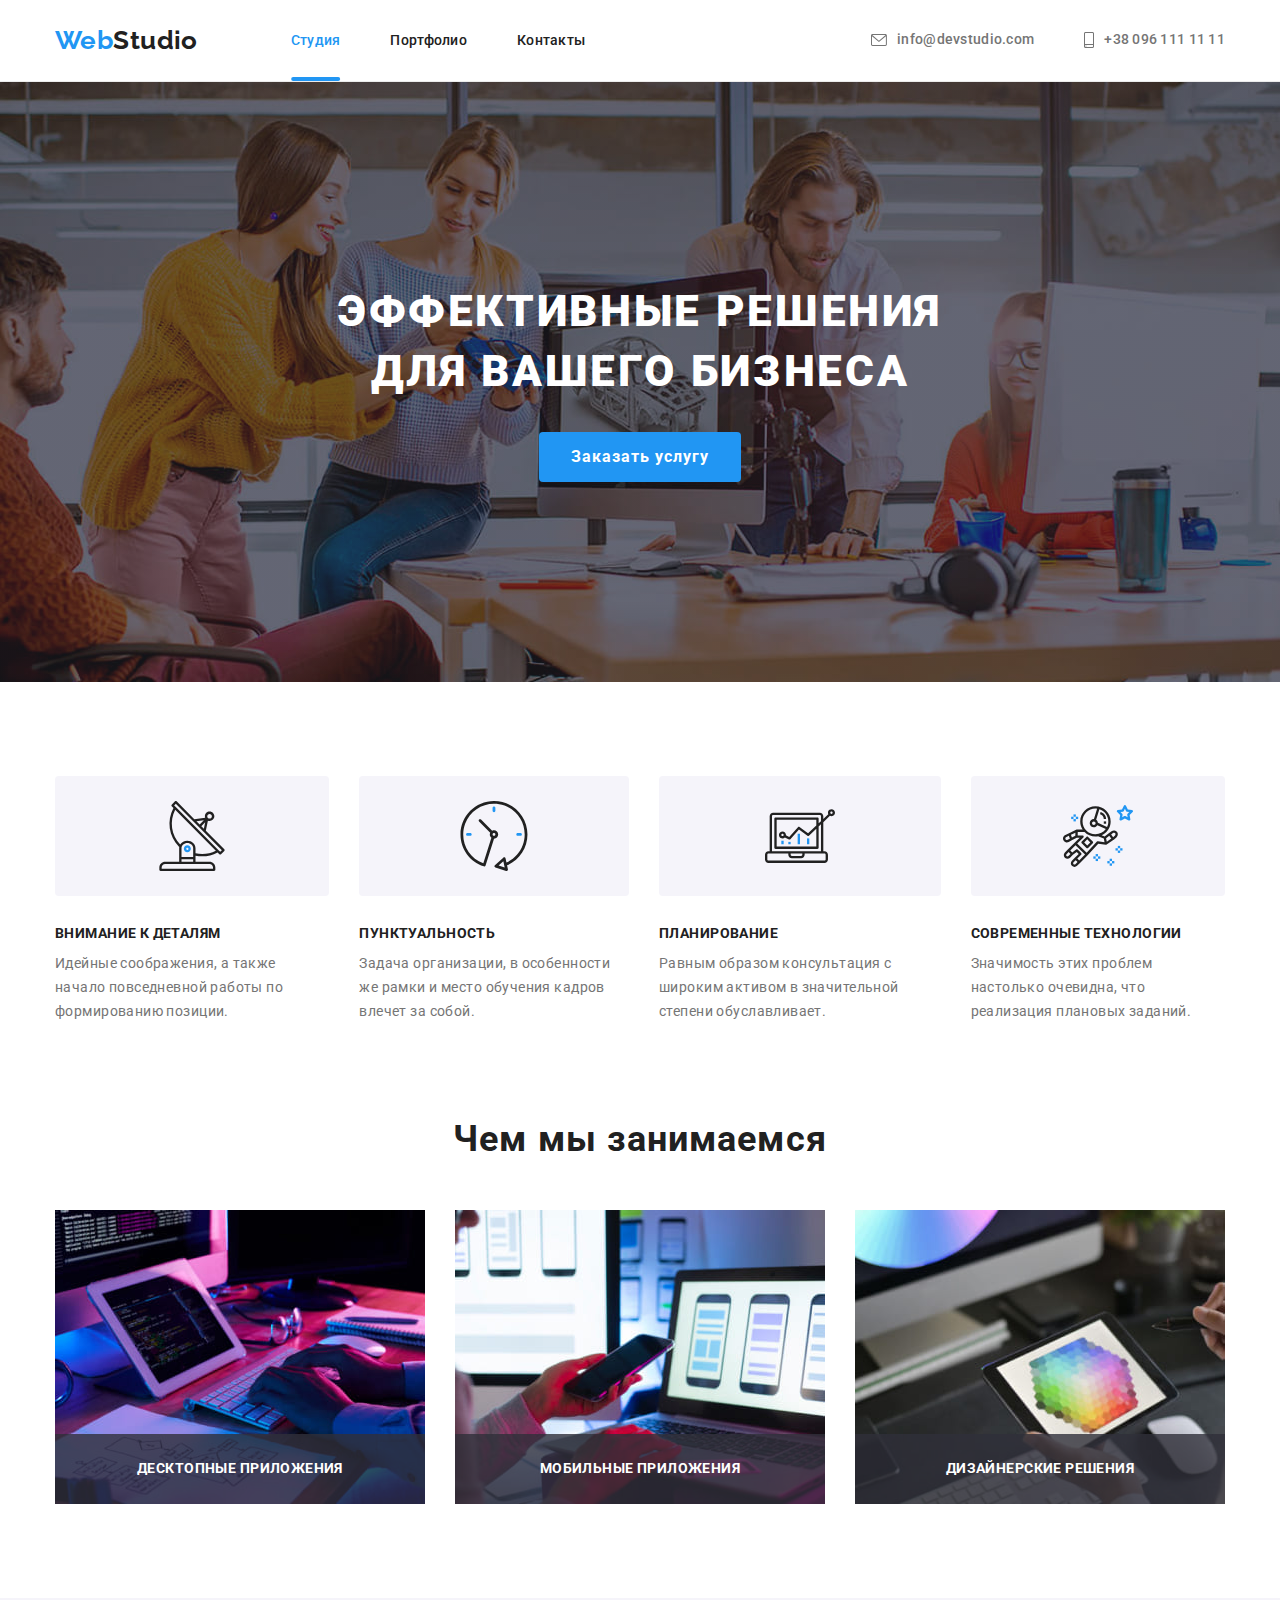
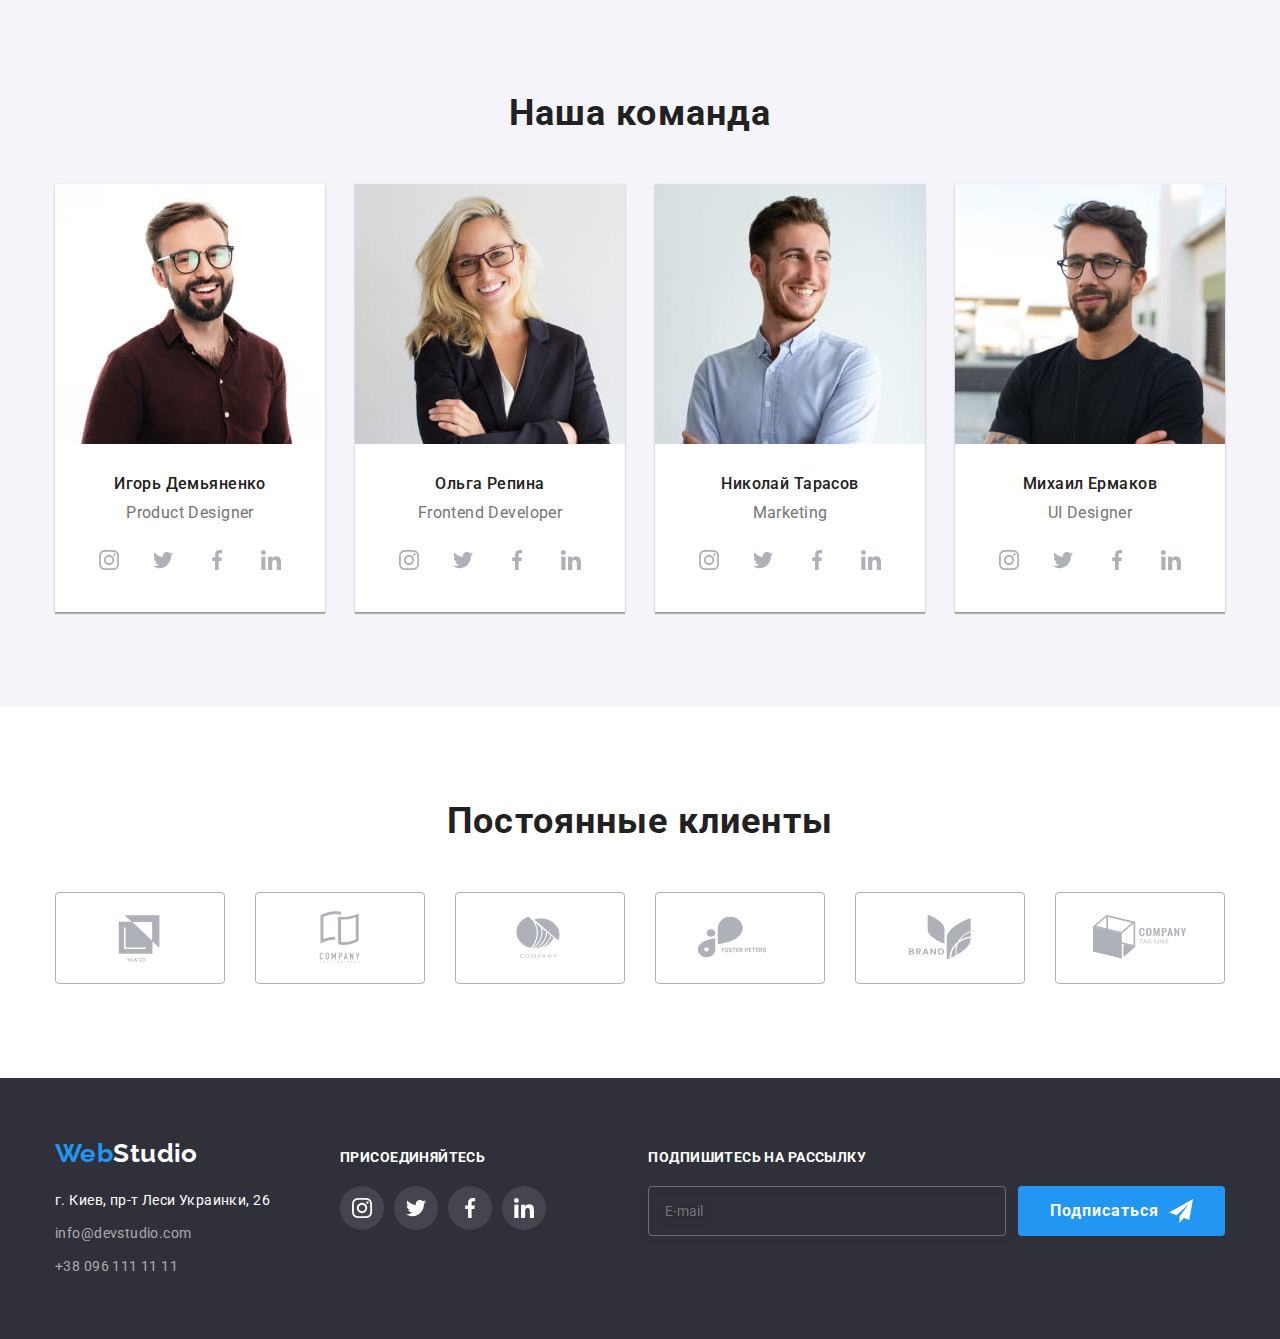
<file: index.html>
<!DOCTYPE html>
<html lang="ru">
  <head>
    <meta charset="UTF-8" />
    <meta http-equiv="X-UA-Compatible" content="IE=edge" />
    <meta name="viewport" content="width=device-width,initial-scale=1" />
    <link rel="preconnect" href="https://fonts.googleapis.com" />
    <link rel="preconnect" href="https://fonts.gstatic.com" crossorigin />
    <link
      href="https://fonts.googleapis.com/css2?family=Raleway:wght@700&family=Roboto:wght@400;500;700;900&display=swap"
      rel="stylesheet"
    />
    <link
      rel="stylesheet"
      href="https://cdnjs.cloudflare.com/ajax/libs/modern-normalize/1.1.0/modern-normalize.min.css"
    />
    <link rel="stylesheet" href="./css/main.min.css" />
    <title>Main</title>
  </head>
  <body>
    <header class="page__header">
      <div class="container container--align">
        <nav class="navigation">
          <a class="logo link" href="./index.html"> <span class="logo--blue">Web</span>Studio </a>
          <ul class="menu list">
            <li class="menu__item">
              <a class="link menu__link--current menu__link--hover" href="./index.html">Студия</a>
            </li>
            <li class="menu__item">
              <a class="link menu__link--hover" href="./portfolio.html">Портфолио</a>
            </li>
            <li class="menu__item">
              <a class="link menu__link--hover" href="#">Контакты</a>
            </li>
          </ul>
        </nav>
        <button type="button" class="mobile-menu-open" data-menu-open>
          <svg class="mobile-menu-open__icon" width="24" height="16">
            <use href="./images/sprite.svg#icon-menu_24px"></use>
          </svg>
        </button>
        <ul class="contacts list">
          <li class="contacts__item">
            <a class="contacts__link link" href="mailto:info@devstudio.com">
              <svg class="contacts__icon" width="16" height="12">
                <use href="./images/sprite.svg#icon-envelope"></use>
              </svg>
              info@devstudio.com</a
            >
          </li>
          <li class="contacts__item">
            <a class="contacts__link link" href="tel:+380961111111">
              <svg class="contacts__icon" width="10" height="16">
                <use href="./images/sprite.svg#icon-smartphone"></use>
              </svg>
              +38 096 111 11 11</a
            >
          </li>
        </ul>
      </div>
      <div class="mobile-menu" data-menu>
        <div class="container mobile-menu_container">
          <button type="button" class="mobile-menu_btn" data-menu-close>
            <svg class="mobile-menu_icon" width="40" height="40">
              <use href="./images/sprite.svg#icon-close_40px"></use>
            </svg>
          </button>
          <ul class="nav-menu list">
            <li class="mobile--menu__item">
              <a
                class="link mobile--menu__link--current mobile--menu__link--hover"
                href="./index.html"
                >Студия</a
              >
            </li>
            <li class="mobile--menu__item">
              <a class="link mobile--menu__link--hover" href="./portfolio.html">Портфолио</a>
            </li>
            <li class="mobile--menu__item">
              <a class="link mobile--menu__link--hover" href="#">Контакты</a>
            </li>
          </ul>
          <div>
            <ul class="mobile--contacts list">
              <li class="mobile--contacts__item">
                <a class="mobile--contacts__phone link" href="tel:+380961111111">
                  +38 096 111 11 11</a
                >
              </li>
              <li class="mobile--contacts__item">
                <a class="mobile--contacts__mail link" href="mailto:info@devstudio.com">
                  info@devstudio.com</a
                >
              </li>
            </ul>
            <ul class="mobile--socialMedia list">
              <li class="mobile--social_items">
                <a class="link mobile--social_links" href="#">Instagram</a>
              </li>
              <li class="mobile--social_items">
                <a class="link mobile--social_links" href="#">Twitter</a>
              </li>
              <li class="mobile--social_items">
                <a class="link mobile--social_links" href="#">Facebook</a>
              </li>
              <li class="mobile--social_items">
                <a class="link mobile--social_links" href="#">LinkedIn</a>
              </li>
            </ul>
          </div>
        </div>
      </div>
    </header>
    <main class="main">
      <section class="hero">
        <div class="container title-hero__container">
          <h1 class="title-hero">Эффективные решения для вашего бизнеса</h1>
          <button class="button" type="button" data-modal-open>Заказать услугу</button>
        </div>
      </section>
      <section class="feature-container section">
        <div class="container">
          <h2 class="visually-hidden">Варианты решений</h2>
          <ul class="feature list">
            <li class="feature-item features-icon-antena">
              <h3 class="features-title">Внимание к деталям</h3>
              <p class="feature-text">
                Идейные соображения, а также начало повседневной работы по формированию позиции.
              </p>
            </li>
            <li class="feature-item features-icon-clock">
              <h3 class="features-title">Пунктуальность</h3>
              <p class="feature-text">
                Задача организации, в особенности же рамки и место обучения кадров влечет за собой.
              </p>
            </li>
            <li class="feature-item features-icon-diagram">
              <h3 class="features-title">Планирование</h3>
              <p class="feature-text">
                Равным образом консультация с широким активом в значительной степени обуславливает.
              </p>
            </li>
            <li class="feature-item features-icon-cosmo">
              <h3 class="features-title">Современные технологии</h3>
              <p class="feature-text">
                Значимость этих проблем настолько очевидна, что реализация плановых заданий.
              </p>
            </li>
          </ul>
        </div>
      </section>
      <section class="section work">
        <div class="container">
          <h2 class="section-title">Чем мы занимаемся</h2>
          <ul class="pictures list">
            <li class="pictures-item">
              <div class="subscription-pictures">
                <img
                  srcset="
                    ./images/index/works/desktops.jpg    1x,
                    ./images/index/works/desktops-2x.jpg 2x
                  "
                  src="./images/box1.jpg"
                  alt="Работа с компьютором"
                  width="370"
                  height="294"
                />
                <p class="sub-pictures-text">Десктопные приложения</p>
              </div>
            </li>
            <li class="pictures-item">
              <div class="subscription-pictures">
                <img
                  srcset="
                    ./images/index/works/mobiles.jpg    1x,
                    ./images/index/works/mobiles-2x.jpg 2x
                  "
                  src="./images/box2.jpg"
                  alt="Работа с компьютором"
                  width="370"
                  height="294"
                />
                <p class="sub-pictures-text">Мобильные приложения</p>
              </div>
            </li>
            <li class="pictures-item">
              <div class="subscription-pictures">
                <img
                  srcset="./images/index/works/design.jpg 1x, ./images/index/works/design-2x.jpg 2x"
                  src="./images/box3.jpg"
                  alt="Работа с компьютором"
                  width="370"
                  height="294"
                />
                <p class="sub-pictures-text">Дизайнерские решения</p>
              </div>
            </li>
          </ul>
        </div>
      </section>
      <section class="section team-section">
        <div class="container">
          <h2 class="section-title">Наша команда</h2>
          <ul class="team list">
            <li class="team-portret">
              <picture>
                <source
                  srcset="
                    ./images/index/team/desktop/designer.jpg    1x,
                    ./images/index/team/desktop/designer-2x.jpg 2x
                  "
                  media="(min-width:1200px)"
                />
                <source
                  srcset="
                    ./images/index/team/tablet/designer-tab.jpg    1x,
                    ./images/index/team/tablet/designer-tab-2x.jpg 2x
                  "
                  media="(min-width:768px)"
                />
                <source
                  srcset="
                    ./images/index/team/mobile/designer-mob.jpg    1x,
                    ./images/index/team/mobile/designer-mob-2x.jpg 2x
                  "
                  media="(min-width:320px)"
                />
                <img
                  src="./images/img(4).jpg"
                  alt="Игорь Демьяненко "
                  width="100%"
                  width="270"
                  height="260"
                />
              </picture>
              <div class="team-info">
                <h3 class="title">Игорь Демьяненко</h3>
                <p class="profession">Product Designer</p>
                <ul class="social-media list">
                  <li class="social-list">
                    <a class="social-list-link" href="">
                      <svg class="social-list-icon" width="20" height="20">
                        <use href="./images/sprite.svg#icon-instagram-2"></use>
                      </svg>
                    </a>
                  </li>
                  <li class="social-list">
                    <a class="social-list-link" href="">
                      <svg class="social-list-icon" width="20" height="20">
                        <use href="./images/sprite.svg#icon-twitter-1"></use>
                      </svg>
                    </a>
                  </li>
                  <li class="social-list">
                    <a class="social-list-link" href="">
                      <svg class="social-list-icon" width="20" height="20">
                        <use href="./images/sprite.svg#icon-facebook-1"></use>
                      </svg>
                    </a>
                  </li>
                  <li class="social-list">
                    <a class="social-list-link" href="">
                      <svg class="social-list-icon" width="20" height="20">
                        <use href="./images/sprite.svg#icon-linkedin-1"></use>
                      </svg>
                    </a>
                  </li>
                </ul>
              </div>
            </li>
            <li class="team-portret">
              <picture>
                <source
                  srcset="
                    ./images/index/team/desktop/frontend.jpg    1x,
                    ./images/index/team/desktop/frontend-2x.jpg 2x
                  "
                  media="(min-width:1200px)"
                />
                <source
                  srcset="
                    ./images/index/team/tablet/frontend-tab.jpg    1x,
                    ./images/index/team/tablet/frontend-tab-2x.jpg 2x
                  "
                  media="(min-width:768px)"
                />
                <source
                  srcset="
                    ./images/index/team/mobile/frontend-mob.jpg    1x,
                    ./images/index/team/mobile/frontend-mob-2x.jpg 2x
                  "
                  media="(min-width:320px)"
                />
                <img
                  src="./images/img(1).jpg"
                  alt="Ольга Репина"
                  width="100%"
                  width="270"
                  height="260"
                />
              </picture>
              <div class="team-info">
                <h3 class="title">Ольга Репина</h3>
                <p class="profession">Frontend Developer</p>
                <ul class="social-media list">
                  <li class="social-list">
                    <a class="social-list-link" href="">
                      <svg class="social-list-icon" width="20" height="20">
                        <use href="./images/sprite.svg#icon-instagram-2"></use>
                      </svg>
                    </a>
                  </li>
                  <li class="social-list">
                    <a class="social-list-link" href="">
                      <svg class="social-list-icon" width="20" height="20">
                        <use href="./images/sprite.svg#icon-twitter-1"></use>
                      </svg>
                    </a>
                  </li>
                  <li class="social-list">
                    <a class="social-list-link" href="">
                      <svg class="social-list-icon" width="20" height="20">
                        <use href="./images/sprite.svg#icon-facebook-1"></use>
                      </svg>
                    </a>
                  </li>
                  <li class="social-list">
                    <a class="social-list-link" href="">
                      <svg class="social-list-icon" width="20" height="20">
                        <use href="./images/sprite.svg#icon-linkedin-1"></use>
                      </svg>
                    </a>
                  </li>
                </ul>
              </div>
            </li>
            <li class="team-portret">
              <picture>
                <source
                  srcset="
                    ./images/index/team/desktop/marketing.jpg    1x,
                    ./images/index/team/desktop/marketing-2x.jpg 2x
                  "
                  media="(min-width:1200px)"
                />
                <source
                  srcset="
                    ./images/index/team/tablet/marketing-tab.jpg    1x,
                    ./images/index/team/tablet/marketing-tab-2x.jpg 2x
                  "
                  media="(min-width:768px)"
                />
                <source
                  srcset="
                    ./images/index/team/mobile/marketing-mob.jpg    1x,
                    ./images/index/team/mobile/marketing-mob-2x.jpg 2x
                  "
                  media="(min-width:320px)"
                />
                <img
                  src="./images/img(2).jpg"
                  alt="Николай Тарасов"
                  width="100%"
                  width="270"
                  height="260"
                />
              </picture>
              <div class="team-info">
                <h3 class="title">Николай Тарасов</h3>
                <p class="profession">Marketing</p>
                <ul class="social-media list">
                  <li class="social-list">
                    <a class="social-list-link" href="">
                      <svg class="social-list-icon" width="20" height="20">
                        <use href="./images/sprite.svg#icon-instagram-2"></use>
                      </svg>
                    </a>
                  </li>
                  <li class="social-list">
                    <a class="social-list-link" href="">
                      <svg class="social-list-icon" width="20" height="20">
                        <use href="./images/sprite.svg#icon-twitter-1"></use>
                      </svg>
                    </a>
                  </li>
                  <li class="social-list">
                    <a class="social-list-link" href="">
                      <svg class="social-list-icon" width="20" height="20">
                        <use href="./images/sprite.svg#icon-facebook-1"></use>
                      </svg>
                    </a>
                  </li>
                  <li class="social-list">
                    <a class="social-list-link" href="">
                      <svg class="social-list-icon" width="20" height="20">
                        <use href="./images/sprite.svg#icon-linkedin-1"></use>
                      </svg>
                    </a>
                  </li>
                </ul>
              </div>
            </li>
            <li class="team-portret">
              <picture>
                <source
                  srcset="
                    ./images/index/team/desktop/ui.jpg    1x,
                    ./images/index/team/desktop/ui-2x.jpg 2x
                  "
                  media="(min-width:1200px)"
                />
                <source
                  srcset="
                    ./images/index/team/tablet/ui-tab.jpg    1x,
                    ./images/index/team/tablet/ui-tab-2x.jpg 2x
                  "
                  media="(min-width:768px)"
                />
                <source
                  srcset="
                    ./images/index/team/mobile/ui-mob.jpg    1x,
                    ./images/index/team/mobile/ui-mob-2x.jpg 2x
                  "
                  media="(min-width:320px)"
                />
                <img
                  src="./images/img(3).jpg"
                  alt="Михаил Ермаков"
                  width="100%"
                  width="270"
                  height="260"
                />
              </picture>
              <div class="team-info">
                <h3 class="title">Михаил Ермаков</h3>
                <p class="profession">UI Designer</p>
                <ul class="social-media list">
                  <li class="social-list">
                    <a class="social-list-link" href="">
                      <svg class="social-list-icon" width="20" height="20">
                        <use href="./images/sprite.svg#icon-instagram-2"></use>
                      </svg>
                    </a>
                  </li>
                  <li class="social-list">
                    <a class="social-list-link" href="">
                      <svg class="social-list-icon" width="20" height="20">
                        <use href="./images/sprite.svg#icon-twitter-1"></use>
                      </svg>
                    </a>
                  </li>
                  <li class="social-list">
                    <a class="social-list-link" href="">
                      <svg class="social-list-icon" width="20" height="20">
                        <use href="./images/sprite.svg#icon-facebook-1"></use>
                      </svg>
                    </a>
                  </li>
                  <li class="social-list">
                    <a class="social-list-link" href="">
                      <svg class="social-list-icon" width="20" height="20">
                        <use href="./images/sprite.svg#icon-linkedin-1"></use>
                      </svg>
                    </a>
                  </li>
                </ul>
              </div>
            </li>
          </ul>
        </div>
      </section>
      <section class="section">
        <div class="container">
          <h2 class="clients-title">Постоянные клиенты</h2>
          <ul class="clients-list list">
            <li class="clients">
              <svg class="clients-icon" width="106" height="60">
                <use href="./images/sprite.svg#icon-Logo1"></use>
              </svg>
            </li>
            <li>
              <a class="clients" href="#">
                <svg class="clients-icon" width="106" height="60">
                  <use href="./images/sprite.svg#icon-Logo-11"></use>
                </svg>
              </a>
            </li>
            <li>
              <a class="clients" href="#">
                <svg class="clients-icon" width="106" height="60">
                  <use href="./images/sprite.svg#icon-Logo-2"></use>
                </svg>
              </a>
            </li>
            <li>
              <a class="clients" href="#">
                <svg class="clients-icon" width="106" height="60">
                  <use href="./images/sprite.svg#icon-Logo-3"></use>
                </svg>
              </a>
            </li>
            <li>
              <a class="clients" href="#">
                <svg class="clients-icon" width="106" height="60">
                  <use href="./images/sprite.svg#icon-Logo"></use>
                </svg>
              </a>
            </li>
            <li>
              <a class="clients" href="#">
                <svg class="clients-icon" width="106" height="60">
                  <use href="./images/sprite.svg#icon-Logo-1"></use>
                </svg>
              </a>
            </li>
          </ul>
        </div>
      </section>
    </main>
    <footer class="footer">
      <div class="container footer__item">
        <div class="footer__items-cont">
          <div class="footer__info">
            <a class="footer__logo link" href="./index.html">
              <span class="logo--blue">Web</span>Studio
            </a>

            <address class="address">
              <ul class="info list">
                <li class="address__item">
                  <a
                    class="address-info link"
                    href="https://goo.gl/maps/KVoakZBwb8YmCrWc6"
                    target="_blank"
                    rel="noopener noreferrer"
                    >г. Киев, пр-т Леси Украинки, 26</a
                  >
                </li>
                <li class="address__item">
                  <a class="address__contact link" href="mailto:info@devstudio.com"
                    >info@devstudio.com</a
                  >
                </li>
                <li class="address__item">
                  <a class="address__contact link" href="tel:+380961111111">+38 096 111 11 11</a>
                </li>
              </ul>
            </address>
          </div>

          <div class="footer__container">
            <p class="footer_title">присоединяйтесь</p>
            <ul class="footer_socialMedia list">
              <li class="footer_items">
                <a class="footer_links" href="#">
                  <svg class="footer_smIcon" width="20" height="20">
                    <use href="./images/sprite.svg#icon-instagram-2"></use>
                  </svg>
                </a>
              </li>
              <li class="footer_items">
                <a class="footer_links" href="#">
                  <svg class="footer_smIcon" width="20" height="20">
                    <use href="./images/sprite.svg#icon-twitter-1"></use>
                  </svg>
                </a>
              </li>
              <li class="footer_items">
                <a class="footer_links" href="#">
                  <svg class="footer_smIcon" width="20" height="20">
                    <use href="./images/sprite.svg#icon-facebook-1"></use>
                  </svg>
                </a>
              </li>
              <li class="footer_items">
                <a class="footer_links" href="#">
                  <svg class="footer_smIcon" width="20" height="20">
                    <use href="./images/sprite.svg#icon-linkedin-1"></use>
                  </svg>
                </a>
              </li>
            </ul>
          </div>
        </div>
        <div class="footer__modal">
          <p class="footer__modalTitle">Подпишитесь на рассылку</p>
          <form class="footer__formItem">
            <label class="footer__formInput">
              <input
                class="footer-form-email"
                name="user-email"
                type="email"
                placeholder="E-mail"
                required
              />
            </label>
            <button class="footer__formButton" type="submit">
              Подписаться
              <svg class="footer__formIcon" width="24" height="24">
                <use href="./images/sprite.svg#icon-iconsend"></use>
              </svg>
            </button>
          </form>
        </div>
      </div>
    </footer>
    <div class="backdrop is-hidden" data-modal>
      <div class="modal">
        <button type="button" class="modal-close-btn" data-modal-close>
          <svg class="icon-close" width="18" height="18">
            <use href="./images/sprite.svg#icon-close-black-18dp-2-1"></use>
          </svg>
        </button>
        <form class="modal-form">
          <p class="modal-form-maintitle">Оставьте свои данные, мы вам перезвоним</p>
          <label class="modal-form-items">
            <span class="modal-form-title">Имя</span>
            <span class="modal-form-input-wrapper">
              <input
                class="modal-form-text"
                name="user-name"
                type="text"
                minlength="2"
                pattern="^[a-zA-Zа-яА-Я]+$"
                required
              />
              <svg class="modal-form-icon" width="18" height="18">
                <use class="modal-icon" href="./images/sprite.svg#icon-person-black-18dp-1"></use>
              </svg>
            </span>
          </label>
          <label class="modal-form-items">
            <span class="modal-form-title">Телефон</span>
            <span class="modal-form-input-wrapper">
              <input
                class="modal-form-text"
                name="user-phone"
                type="tel"
                pattern="[0-9]{3}-[0-9]{3}-[0-9]{2}-[0-9]{2}"
                title="xxx-xxx-xx-xx"
                required
              />
              <svg class="modal-form-icon" width="18" height="18">
                <use class="modal-icon" href="./images/sprite.svg#icon-phone-black-18dp-1"></use>
              </svg>
            </span>
          </label>
          <label class="modal-form-items">
            <span class="modal-form-title">Почта</span>
            <span class="modal-form-input-wrapper">
              <input
                class="modal-form-text"
                name="user-email"
                type="email"
                minlength="2"
                required
              />
              <svg class="modal-form-icon" width="18" height="18">
                <use class="modal-icon" href="./images/sprite.svg#icon-email-black-18dp-1"></use>
              </svg>
            </span>
          </label>
          <label class="modal-form-text-comments">
            <span class="modal-form-title">Комментарий</span>
            <textarea
              class="modal-form-message"
              name="user-messege"
              placeholder="Введите текст"
            ></textarea>
          </label>
          <input
            id="user-modal-policy"
            class="modal-form-checkbox visually-hidden"
            type="checkbox"
            name="user_policy"
          />
          <label for="user-modal-policy" class="modal-form-custom-check"
            >Соглашаюсь с рассылкой и принимаю&nbsp;<a class="model-form-custom-link" href="#"
              >Условия договора</a
            ></label
          >
          <button class="modal-form-button" type="submit">Отправить</button>
        </form>
      </div>
    </div>
    <script src="./js/modal.js"></script>
    <script src="./js/mobile-menu.js"></script>
  </body>
</html>
</file>
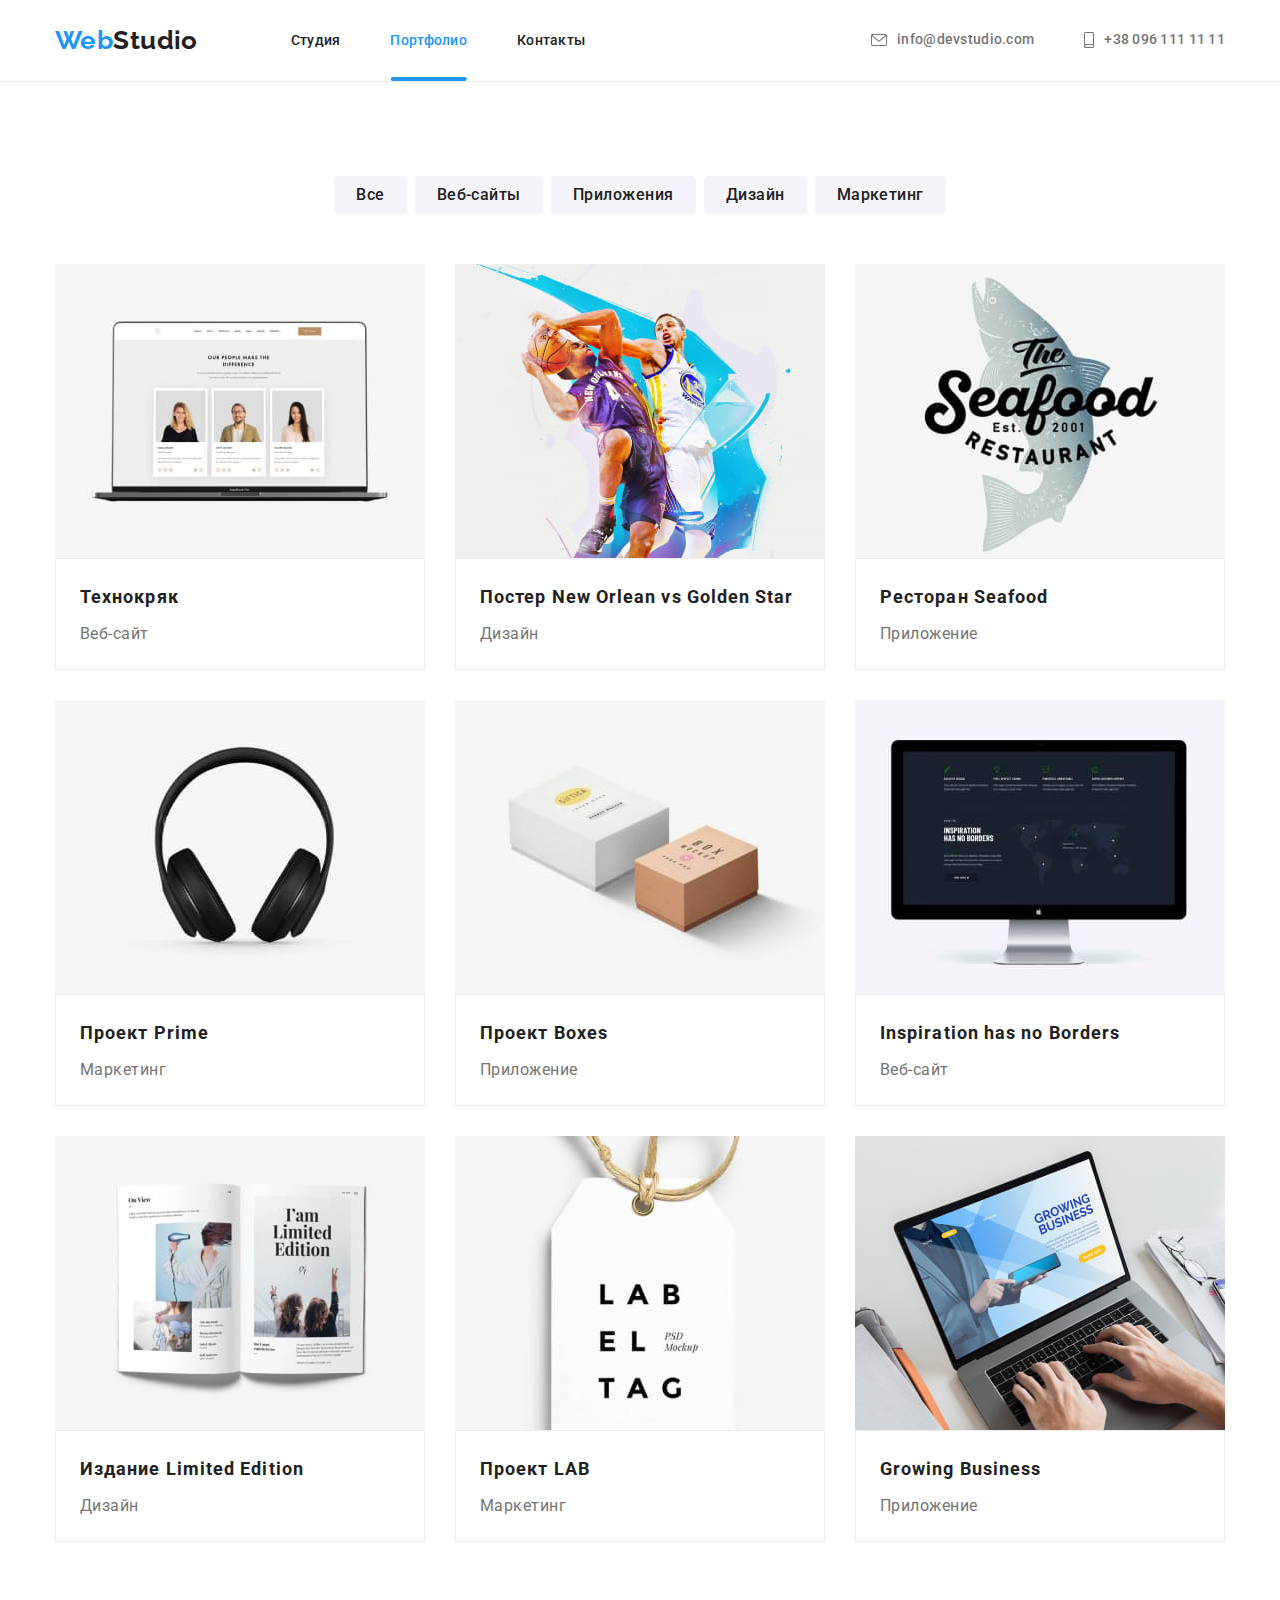
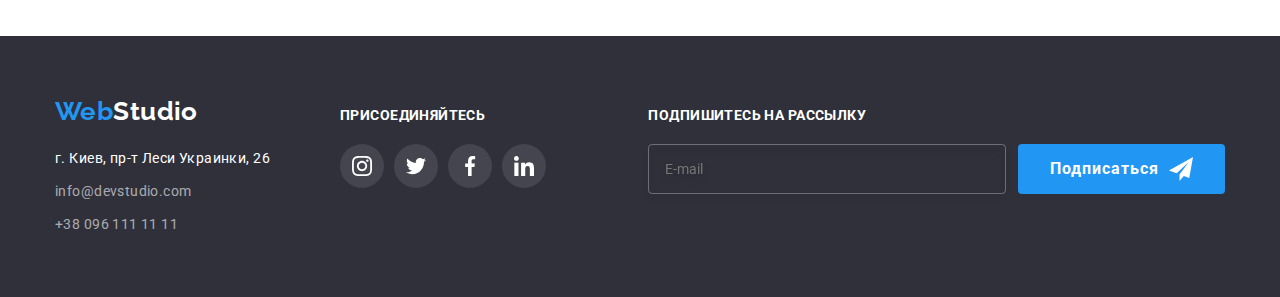
<file: portfolio.html>
<!DOCTYPE html>
<html lang="ru">
  <head>
    <meta charset="UTF-8" />
    <meta http-equiv="X-UA-Compatible" content="IE=edge" />
    <meta name="viewport" content="width=device-width, initial-scale=1.0" />
    <link rel="preconnect" href="https://fonts.googleapis.com" />
    <link rel="preconnect" href="https://fonts.gstatic.com" crossorigin />
    <link
      href="https://fonts.googleapis.com/css2?family=Raleway:wght@700&family=Roboto:wght@400;500;700;900&display=swap"
      rel="stylesheet"
    />
    <link
      rel="stylesheet"
      href="https://cdnjs.cloudflare.com/ajax/libs/modern-normalize/1.1.0/modern-normalize.min.css"
    />
    <link rel="stylesheet" href="./css/main.min.css" />
    <title>Portfolio</title>
  </head>
  <body>
    <header class="page__header">
      <div class="container container--align">
        <nav class="navigation">
          <a class="logo link" href="./index.html"> <span class="logo--blue">Web</span>Studio </a>
          <ul class="menu list">
            <li class="menu__item">
              <a class="link menu__link--hover" href="./index.html">Студия</a>
            </li>
            <li class="menu__item">
              <a class="link menu__link--current menu__link--hover" href="./portfolio.html"
                >Портфолио</a
              >
            </li>
            <li class="menu__item">
              <a class="link menu__link--hover" href="#">Контакты</a>
            </li>
          </ul>
        </nav>
        <button type="button" class="mobile-menu-open" data-menu-open>
          <svg class="mobile-menu-open__icon" width="24" height="16">
            <use href="./images/sprite.svg#icon-menu_24px"></use>
          </svg>
        </button>
        <ul class="contacts list">
          <li class="contacts__item">
            <a class="contacts__link link" href="mailto:info@devstudio.com">
              <svg class="contacts__icon" width="16" height="12">
                <use href="./images/sprite.svg#icon-envelope"></use>
              </svg>
              info@devstudio.com</a
            >
          </li>
          <li class="contacts__item">
            <a class="contacts__link link" href="tel:+380961111111">
              <svg class="contacts__icon" width="10" height="16">
                <use href="./images/sprite.svg#icon-smartphone"></use>
              </svg>
              +38 096 111 11 11</a
            >
          </li>
        </ul>
      </div>
      <div class="mobile-menu" data-menu>
        <div class="container mobile-menu_container">
          <button type="button" class="mobile-menu_btn" data-menu-close>
            <svg class="mobile-menu_icon" width="40" height="40">
              <use href="./images/sprite.svg#icon-close_40px"></use>
            </svg>
          </button>
          <ul class="nav-menu list">
            <li class="mobile--menu__item">
              <a class="link mobile--menu__link--hover" href="./index.html">Студия</a>
            </li>
            <li class="mobile--menu__item">
              <a
                class="link mobile--menu__link--current mobile--menu__link--hover"
                href="./portfolio.html"
                >Портфолио</a
              >
            </li>
            <li class="mobile--menu__item">
              <a class="link mobile--menu__link--hover" href="#">Контакты</a>
            </li>
          </ul>
          <div>
            <ul class="mobile--contacts list">
              <li class="mobile--contacts__item">
                <a class="mobile--contacts__phone link" href="tel:+380961111111">
                  +38 096 111 11 11</a
                >
              </li>
              <li class="mobile--contacts__item">
                <a class="mobile--contacts__mail link" href="mailto:info@devstudio.com">
                  info@devstudio.com</a
                >
              </li>
            </ul>
            <ul class="mobile--socialMedia list">
              <li class="mobile--social_items">
                <a class="link mobile--social_links" href="#">Instagram</a>
              </li>
              <li class="mobile--social_items">
                <a class="link mobile--social_links" href="#">Twitter</a>
              </li>
              <li class="mobile--social_items">
                <a class="link mobile--social_links" href="#">Facebook</a>
              </li>
              <li class="mobile--social_items">
                <a class="link mobile--social_links" href="#">LinkedIn</a>
              </li>
            </ul>
          </div>
        </div>
      </div>
    </header>
    <main>
      <section class="section">
        <div class="container">
          <h1 class="visually-hidden">Портфолио</h1>
          <ul class="filter list">
            <li class="filter__items">
              <button class="filter__button" type="button">Все</button>
            </li>
            <li class="filter__items">
              <button class="filter__button" type="button">Веб-сайты</button>
            </li>
            <li class="filter__items">
              <button class="filter__button" type="button">Приложения</button>
            </li>
            <li class="filter__items">
              <button class="filter__button" type="button">Дизайн</button>
            </li>
            <li class="filter__items">
              <button class="filter__button" type="button">Маркетинг</button>
            </li>
          </ul>
          <ul class="project list">
            <li class="project__item">
              <a class="project__link link" href="">
                <div class="project__product">
                  <picture>
                    <source
                      srcset="
                        ./images/portfolio/desktop/1-project.jpg    1x,
                        ./images/portfolio/desktop/1-project-2x.jpg 2x
                      "
                      media="(min-width:1200px)"
                    />
                    <source
                      srcset="
                        ./images/portfolio/tablet/1-project-tab.jpg    1x,
                        ./images/portfolio/tablet/1-project-tab-2x.jpg 2x
                      "
                      media="(min-width:768px)"
                    />
                    <source
                      srcset="
                        ./images/portfolio/mobile/1-project-mob.jpg    1x,
                        ./images/portfolio/mobile/1-project-mob-2x.jpg 2x
                      "
                      media="(min-width:320px)"
                    />
                    <img src="./images/img(5).jpg" alt="Веб-сайт" />
                  </picture>
                  <p class="project__description">
                    Ресурс предлагает комплексные предложения с разным уровнем функционала и
                    сервисов. Все это позволит посетителю получить исчерпывающие сведения о компании
                    или частном лице.
                  </p>
                </div>
                <div class="project__info">
                  <h2 class="project__title">Технокряк</h2>
                  <p class="project__text">Веб-сайт</p>
                </div>
              </a>
            </li>
            <li class="project__item">
              <a class="project__link link" href="#">
                <div class="project__product">
                  <picture>
                    <source
                      srcset="
                        ./images/portfolio/desktop/2-project.jpg    1x,
                        ./images/portfolio/desktop/2-project-2x.jpg 2x
                      "
                      media="(min-width:1200px)"
                    />
                    <source
                      srcset="
                        ./images/portfolio/tablet/2-project-tab.jpg    1x,
                        ./images/portfolio/tablet/2-project-tab-2x.jpg 2x
                      "
                      media="(min-width:768px)"
                    />
                    <source
                      srcset="
                        ./images/portfolio/mobile/2-project-mob.jpg    1x,
                        ./images/portfolio/mobile/2-project-mob-2x.jpg 2x
                      "
                      media="(min-width:320px)"
                    />
                    <img src="./images/img(6).jpg" alt="Постер" />
                  </picture>
                  <p class="project__description">
                    Ресурс предлагает комплексные предложения с разным уровнем функционала и
                    сервисов. Все это позволит посетителю получить исчерпывающие сведения о компании
                    или частном лице.
                  </p>
                </div>
                <div class="project__info">
                  <h2 class="project__title">Постер New Orlean vs Golden Star</h2>
                  <p class="project__text">Дизайн</p>
                </div>
              </a>
            </li>
            <li class="project__item">
              <a class="project__link link" href="#">
                <div class="project__product">
                  <picture>
                    <source
                      srcset="
                        ./images/portfolio/desktop/3-project.jpg    1x,
                        ./images/portfolio/desktop/3-project-2x.jpg 2x
                      "
                      media="(min-width:1200px)"
                    />
                    <source
                      srcset="
                        ./images/portfolio/tablet/3-project-tab.jpg    1x,
                        ./images/portfolio/tablet/3-project-tab-2x.jpg 2x
                      "
                      media="(min-width:768px)"
                    />
                    <source
                      srcset="
                        ./images/portfolio/mobile/3-project-mob.jpg    1x,
                        ./images/portfolio/mobile/3-project-mob-2x.jpg 2x
                      "
                      media="(min-width:320px)"
                    />
                    <img src="./images/img(7).jpg" alt="Приложение ресторана" />
                  </picture>
                  <p class="project__description">
                    Ресурс предлагает комплексные предложения с разным уровнем функционала и
                    сервисов. Все это позволит посетителю получить исчерпывающие сведения о компании
                    или частном лице.
                  </p>
                </div>
                <div class="project__info">
                  <h2 class="project__title">Ресторан Seafood</h2>
                  <p class="project__text">Приложение</p>
                </div>
              </a>
            </li>
            <li class="project__item">
              <a class="project__link link" href="#">
                <div class="project__product">
                  <picture>
                    <source
                      srcset="
                        ./images/portfolio/desktop/4-project.jpg    1x,
                        ./images/portfolio/desktop/4-project-2x.jpg 2x
                      "
                      media="(min-width:1200px)"
                    />
                    <source
                      srcset="
                        ./images/portfolio/tablet/4-project-tab.jpg    1x,
                        ./images/portfolio/tablet/4-project-tab-2x.jpg 2x
                      "
                      media="(min-width:768px)"
                    />
                    <source
                      srcset="
                        ./images/portfolio/mobile/4-project-mob.jpg    1x,
                        ./images/portfolio/mobile/4-project-mob-2x.jpg 2x
                      "
                      media="(min-width:320px)"
                    />
                    <img src="./images/img(8).jpg" alt="Наушники" />
                  </picture>
                  <p class="project__description">
                    Ресурс предлагает комплексные предложения с разным уровнем функционала и
                    сервисов. Все это позволит посетителю получить исчерпывающие сведения о компании
                    или частном лице.
                  </p>
                </div>
                <div class="project__info">
                  <h2 class="project__title">Проект Prime</h2>
                  <p class="project__text">Маркетинг</p>
                </div>
              </a>
            </li>
            <li class="project__item">
              <a class="project__link link" href="#">
                <div class="project__product">
                  <picture>
                    <source
                      srcset="
                        ./images/portfolio/desktop/5-project.jpg    1x,
                        ./images/portfolio/desktop/5-project-2x.jpg 2x
                      "
                      media="(min-width:1200px)"
                    />
                    <source
                      srcset="
                        ./images/portfolio/tablet/5-project-tab.jpg    1x,
                        ./images/portfolio/tablet/5-project-tab-2x.jpg 2x
                      "
                      media="(min-width:768px)"
                    />
                    <source
                      srcset="
                        ./images/portfolio/mobile/5-project-mob.jpg    1x,
                        ./images/portfolio/mobile/5-project-mob-2x.jpg 2x
                      "
                      media="(min-width:320px)"
                    />
                    <img src="./images/img(9).jpg" alt="Коробки" />
                  </picture>
                  <p class="project__description">
                    Ресурс предлагает комплексные предложения с разным уровнем функционала и
                    сервисов. Все это позволит посетителю получить исчерпывающие сведения о компании
                    или частном лице.
                  </p>
                </div>
                <div class="project__info">
                  <h2 class="project__title">Проект Boxes</h2>
                  <p class="project__text">Приложение</p>
                </div>
              </a>
            </li>
            <li class="project__item">
              <a class="project__link link" href="#">
                <div class="project__product">
                  <picture>
                    <source
                      srcset="
                        ./images/portfolio/desktop/6-project.jpg    1x,
                        ./images/portfolio/desktop/6-project-2x.jpg 2x
                      "
                      media="(min-width:1200px)"
                    />
                    <source
                      srcset="
                        ./images/portfolio/tablet/6-project-tab.jpg    1x,
                        ./images/portfolio/tablet/6-project-tab-2x.jpg 2x
                      "
                      media="(min-width:768px)"
                    />
                    <source
                      srcset="
                        ./images/portfolio/mobile/6-project-mob.jpg    1x,
                        ./images/portfolio/mobile/6-project-mob-2x.jpg 2x
                      "
                      media="(min-width:320px)"
                    />
                    <img src="./images/img(10).jpg" alt="Веб-сайт" />
                  </picture>
                  <p class="project__description">
                    Ресурс предлагает комплексные предложения с разным уровнем функционала и
                    сервисов. Все это позволит посетителю получить исчерпывающие сведения о компании
                    или частном лице.
                  </p>
                </div>
                <div class="project__info">
                  <h2 class="project__title">Inspiration has no Borders</h2>
                  <p class="project__text">Веб-сайт</p>
                </div>
              </a>
            </li>
            <li class="project__item">
              <a class="project__link link" href="#">
                <div class="project__product">
                  <picture>
                    <source
                      srcset="
                        ./images/portfolio/desktop/7-project.jpg    1x,
                        ./images/portfolio/desktop/7-project-2x.jpg 2x
                      "
                      media="(min-width:1200px)"
                    />
                    <source
                      srcset="
                        ./images/portfolio/tablet/7-project-tab.jpg    1x,
                        ./images/portfolio/tablet/7-project-tab-2x.jpg 2x
                      "
                      media="(min-width:768px)"
                    />
                    <source
                      srcset="
                        ./images/portfolio/mobile/7-project-mob.jpg    1x,
                        ./images/portfolio/mobile/7-project-mob-2x.jpg 2x
                      "
                      media="(min-width:320px)"
                    />
                    <img src="./images/img(11).jpg" alt="Журнал" />
                  </picture>
                  <p class="project__description">
                    Ресурс предлагает комплексные предложения с разным уровнем функционала и
                    сервисов. Все это позволит посетителю получить исчерпывающие сведения о компании
                    или частном лице.
                  </p>
                </div>
                <div class="project__info">
                  <h2 class="project__title">Издание Limited Edition</h2>
                  <p class="project__text">Дизайн</p>
                </div>
              </a>
            </li>
            <li class="project__item">
              <a class="project__link link" href="#">
                <div class="project__product">
                  <picture>
                    <source
                      srcset="
                        ./images/portfolio/desktop/8-project.jpg    1x,
                        ./images/portfolio/desktop/8-project-2x.jpg 2x
                      "
                      media="(min-width:1200px)"
                    />
                    <source
                      srcset="
                        ./images/portfolio/tablet/8-project-tab.jpg    1x,
                        ./images/portfolio/tablet/8-project-tab-2x.jpg 2x
                      "
                      media="(min-width:768px)"
                    />
                    <source
                      srcset="
                        ./images/portfolio/mobile/8-project-mob.jpg    1x,
                        ./images/portfolio/mobile/8-project-mob-2x.jpg 2x
                      "
                      media="(min-width:320px)"
                    />
                    <img src="./images/img(13).jpg" alt="Маркетинговый проект" />
                  </picture>
                  <p class="project__description">
                    Ресурс предлагает комплексные предложения с разным уровнем функционала и
                    сервисов. Все это позволит посетителю получить исчерпывающие сведения о компании
                    или частном лице.
                  </p>
                </div>
                <div class="project__info">
                  <h2 class="project__title">Проект LAB</h2>
                  <p class="project__text">Маркетинг</p>
                </div>
              </a>
            </li>
            <li class="project__item">
              <a class="project__link link" href="#">
                <div class="project__product">
                  <picture>
                    <source
                      srcset="
                        ./images/portfolio/desktop/9-project.jpg    1x,
                        ./images/portfolio/desktop/9-project-2x.jpg 2x
                      "
                      media="(min-width:1200px)"
                    />
                    <source
                      srcset="
                        ./images/portfolio/tablet/9-project-tab.jpg    1x,
                        ./images/portfolio/tablet/9-project-tab-2x.jpg 2x
                      "
                      media="(min-width:768px)"
                    />
                    <source
                      srcset="
                        ./images/portfolio/mobile/9-project-mob.jpg    1x,
                        ./images/portfolio/mobile/9-project-mob-2x.jpg 2x
                      "
                      media="(min-width:320px)"
                    />
                    <img src="./images/img(12).jpg" alt="Приложение" />
                  </picture>
                  <p class="project__description">
                    Ресурс предлагает комплексные предложения с разным уровнем функционала и
                    сервисов. Все это позволит посетителю получить исчерпывающие сведения о компании
                    или частном лице.
                  </p>
                </div>
                <div class="project__info">
                  <h2 class="project__title">Growing Business</h2>
                  <p class="project__text">Приложение</p>
                </div>
              </a>
            </li>
          </ul>
        </div>
      </section>
    </main>
    <footer class="footer">
      <div class="container footer__item">
        <div class="footer__items-cont">
          <div class="footer__info">
            <a class="footer__logo link" href="./index.html">
              <span class="logo--blue">Web</span>Studio
            </a>

            <address class="address">
              <ul class="info list">
                <li class="address__item">
                  <a
                    class="address-info link"
                    href="https://goo.gl/maps/KVoakZBwb8YmCrWc6"
                    target="_blank"
                    rel="noopener noreferrer"
                    >г. Киев, пр-т Леси Украинки, 26</a
                  >
                </li>
                <li class="address__item">
                  <a class="address__contact link" href="mailto:info@devstudio.com"
                    >info@devstudio.com</a
                  >
                </li>
                <li class="address__item">
                  <a class="address__contact link" href="tel:+380961111111">+38 096 111 11 11</a>
                </li>
              </ul>
            </address>
          </div>

          <div class="footer__container">
            <p class="footer_title">присоединяйтесь</p>
            <ul class="footer_socialMedia list">
              <li class="footer_items">
                <a class="footer_links" href="#">
                  <svg class="footer_smIcon" width="20" height="20">
                    <use href="./images/sprite.svg#icon-instagram-2"></use>
                  </svg>
                </a>
              </li>
              <li class="footer_items">
                <a class="footer_links" href="#">
                  <svg class="footer_smIcon" width="20" height="20">
                    <use href="./images/sprite.svg#icon-twitter-1"></use>
                  </svg>
                </a>
              </li>
              <li class="footer_items">
                <a class="footer_links" href="#">
                  <svg class="footer_smIcon" width="20" height="20">
                    <use href="./images/sprite.svg#icon-facebook-1"></use>
                  </svg>
                </a>
              </li>
              <li class="footer_items">
                <a class="footer_links" href="#">
                  <svg class="footer_smIcon" width="20" height="20">
                    <use href="./images/sprite.svg#icon-linkedin-1"></use>
                  </svg>
                </a>
              </li>
            </ul>
          </div>
        </div>
        <div class="footer__modal">
          <p class="footer__modalTitle">Подпишитесь на рассылку</p>
          <form class="footer__formItem">
            <label class="footer__formInput">
              <input
                class="footer-form-email"
                name="user-email"
                type="email"
                placeholder="E-mail"
                required
              />
            </label>
            <button class="footer__formButton" type="submit">
              Подписаться
              <svg class="footer__formIcon" width="24" height="24">
                <use href="./images/sprite.svg#icon-iconsend"></use>
              </svg>
            </button>
          </form>
        </div>
      </div>
    </footer>
    <script src="./js/mobile-menu.js"></script>
  </body>
</html>
</file>
<file: css/main.min.css>
:root{--title-text-color: #212121;--accent-text-color: #2196f3;--primary-color: #ffffff;--white-color: #e5e5e5;--background-color: #2f303a;--second-background-color: #f5f4fa;--black-color: #000000;--gray-color: #757575;--light-gray-color: #eeeeee;--bordings: #ececec;--white-transparent: rgba(255, 255, 255, 0.6);--icon-color: #afb1b8;--white-transparent-icon: rgba(255, 255, 255, 0.1);--subscription-text: rgba(47, 48, 58, 0.8);--description-color: rgba(33, 150, 243, 0.9);--backdrop-color: rgba(0, 0, 0, 0.2);--border-color-form: rgba(33, 33, 33, 0.2);--modal-form-color-hover: #188ce8;--transition-effrcts: 250ms cubic-bezier(0.4, 0, 0.2, 1)}*,*:before,*:after{box-sizing:border-box}h1,h2,h3,h4,h5,h6,p{margin-top:0;margin-bottom:0}ul{margin-top:0;margin-bottom:0;padding-left:0}img{display:block;max-width:100%;height:auto}address{font-style:normal}button{display:block;margin:0 auto;padding:10px 32px;border:none;border-radius:4px;cursor:pointer}body{font-family:"Roboto",sans-serif;background-color:var(--primary-color);color:var(--gray-color);letter-spacing:.03em;font-size:14px}.container{padding:0 15px}@media screen and (min-width: 480px){.container{width:480px;margin:0 auto}}@media screen and (min-width: 768px){.container{width:768px}}@media screen and (max-width: 1199px){.section{padding:60px 0}}@media screen and (min-width: 1200px){.container{width:1200px}.section{padding:94px 0}}.logo{color:var(--title-text-color);font-family:"Raleway",sans-serif;font-weight:700;font-size:26px;line-height:1.19}.logo--blue{color:var(--accent-text-color)}@media screen and (min-width: 768px){.logo{margin-right:90px}}@media screen and (min-width: 1200px){.logo{margin-right:93px}}.list{list-style:none;padding-left:0;margin:0}.link{text-decoration:none}@media screen and (max-width: 767px){.contacts{display:none}.page__header{padding:16px 0}.menu{display:none}.mobile-menu-open{display:inline;width:40px;height:40px;background-color:rgba(0,0,0,0);padding:0;margin:0;border:none}}.page__header{border-bottom:1px solid #ececec}.container--align{display:flex;align-items:center;justify-content:space-between}@media screen and (min-width: 768px){.mobile-menu-open{display:none}.navigation{display:flex}.menu{display:flex;align-items:center}.menu .link{color:var(--title-text-color);font-weight:500;line-height:1.14;letter-spacing:.02em;position:relative;transition:color var(--transition-effrcts)}.contacts__icon{fill:currentColor;margin-right:10px;transition:fill var(--transition-effrcts)}.contacts__icon:hover,.contacts__icon:focus{fill:currentColor}.menu__item:not(:last-child){margin-right:50px}.menu__link--current::after,.menu__link--hover::before{content:"";position:absolute;z-index:2;background-color:var(--accent-text-color);width:100%;height:4px;border-radius:2px;left:50%;bottom:-39.5px;transform:translateX(-50%);display:block}.menu__link--hover::before{content:"";position:absolute;z-index:5;width:100%;height:4px;border-radius:2px;left:50%;bottom:-39.5px;transform:translateX(-50%);background-color:var(--accent-text-color);display:block;transition:opacity var(--transition-effrcts);opacity:0}.menu__link--hover:hover::before,.menu__link--hover:focus::before{opacity:1}.contacts__link{display:flex;align-items:center}.link{text-decoration:none}.menu .link:hover,.menu .link:focus,.menu .link.menu__link--current{color:var(--accent-text-color)}.contacts .link{color:var(--gray-color);font-weight:500;line-height:1.14;letter-spacing:.02em;transition:color var(--transition-effrcts)}.contacts .link:hover,.contacts .link:focus{color:var(--accent-text-color)}.contacts__item{display:flex;flex-direction:column;justify-content:center}}@media screen and (min-width: 768px)and (max-width: 1199px){.contacts__item:not(:last-child){margin-bottom:11px}.page__header{padding:25px 0}}@media screen and (min-width: 1200px){.container--align{justify-content:flex-start}.contacts{display:flex;margin-left:auto}.contacts__item:not(:last-child){margin-right:50px}.contacts__item{display:flex;flex-direction:row;justify-content:center}.menu__link--current::after,.menu__link--hover::before{content:"";position:absolute;z-index:2;background-color:var(--accent-text-color);width:100%;height:4px;border-radius:2px;left:50%;bottom:-33.5px;transform:translateX(-50%);display:block}.menu__link--hover::before{content:"";position:absolute;z-index:5;width:100%;height:4px;border-radius:2px;left:50%;bottom:-33.5px;transform:translateX(-50%);background-color:var(--accent-text-color);display:block;transition:opacity var(--transition-effrcts);opacity:0}}@media screen and (min-width: 1200px){.page__header{padding:25px 0}}.hero{background-repeat:no-repeat;background-size:cover;background-position:center;margin:0 auto;background-color:var(--background-color);text-align:center}.title-hero{margin:0 auto;color:var(--primary-color);font-weight:900;letter-spacing:.06em;text-align:center;text-transform:uppercase;margin-bottom:30px}@media screen and (max-width: 767px){.hero{background-image:linear-gradient(rgba(47, 48, 58, 0.4), rgba(47, 48, 58, 0.4)),url("../images/index/hero/header-mob.jpg");height:400px}.title-hero{font-size:26px;line-height:1.61;width:100%}.title-hero__container{width:100%;padding:118px 0}}@media screen and (min-device-pixel-ratio: 2),(min-resolution: 192dpi),(min-resolution: 2dppx){.hero{background-image:linear-gradient(rgba(47, 48, 58, 0.4), rgba(47, 48, 58, 0.4)),url("../images/index/hero/header-mob-2x.jpg")}}@media screen and (max-width: 1199px){.hero{background-image:linear-gradient(rgba(47, 48, 58, 0.4), rgba(47, 48, 58, 0.4)),url("../images/index/hero/header-tablet.jpg")}.title-hero{font-size:26px;line-height:1.61;text-align:center;width:100%;max-width:360px}.title-hero__container{width:100%;padding:118px 0;max-width:360px;margin:0 auto}}@media screen and (max-width: 1199px)and (min-device-pixel-ratio: 2),screen and (max-width: 1199px)and (min-resolution: 192dpi),screen and (max-width: 1199px)and (min-resolution: 2dppx){.hero{background-image:linear-gradient(rgba(47, 48, 58, 0.4), rgba(47, 48, 58, 0.4)),url("../images/index/hero/header-tablet-2x.jpg")}}@media screen and (min-width: 1200px){.hero{background-image:linear-gradient(rgba(47, 48, 58, 0.4), rgba(47, 48, 58, 0.4)),url("../images/index/hero/header.jpg");height:600px;max-width:1600px}.title-hero{font-size:44px;line-height:1.36;width:100%}.title-hero__container{width:100%;padding:200px 0;max-width:696px}}@media screen and (min-width: 1200px)and (min-device-pixel-ratio: 2),screen and (min-width: 1200px)and (min-resolution: 192dpi),screen and (min-width: 1200px)and (min-resolution: 2dppx){.hero{background-image:linear-gradient(rgba(47, 48, 58, 0.4), rgba(47, 48, 58, 0.4)),url("../images/index/hero/header-2x.jpg")}}.section-title{color:var(--title-text-color);font-weight:700;line-height:1.17;text-align:center;margin-bottom:50px}@media screen and (min-width: 768px)and (max-width: 1199px){.section-title{font-size:36px}}@media screen and (max-width: 767px){.section-title{font-size:28px;letter-spacing:.03em}}@media screen and (min-width: 1200px){.section-title{font-size:36px;letter-spacing:.03em}}.feature .features-title{color:var(--title-text-color);font-size:14px;font-weight:700;line-height:1.14;text-transform:uppercase;margin-bottom:10px}.feature .feature-text{font-weight:400;line-height:1.71}.work{padding-top:0}.features-icon-antena::before{display:block;content:"";height:120px;width:100%;border-radius:4px;background-color:var(--second-background-color);background-image:url(../images/antenna1.svg);background-size:70px 70px;background-repeat:no-repeat;background-position:center;margin-bottom:30px}.features-icon-clock::before{display:block;content:"";height:120px;width:100%;border-radius:4px;background-color:var(--second-background-color);background-image:url(../images/clock1.svg);background-size:70px 70px;background-repeat:no-repeat;background-position:center;margin-bottom:30px}.features-icon-diagram::before{display:block;content:"";height:120px;width:100%;border-radius:4px;background-color:var(--second-background-color);background-image:url(../images/diagram1.svg);background-size:70px 70px;background-repeat:no-repeat;background-position:center;margin-bottom:30px}.features-icon-cosmo::before{display:block;content:"";height:120px;width:100%;border-radius:4px;background-color:var(--second-background-color);background-image:url(../images/astronaut1.svg);background-size:70px 70px;background-repeat:no-repeat;background-position:center;margin-bottom:30px}.pictures{display:flex;gap:30px}.pictures-item{flex-basis:calc((100% - 60px)/3)}.subscription-pictures{position:relative}.sub-pictures-text{position:absolute;bottom:0;background-color:var(--subscription-text);color:var(--primary-color);width:100%;height:70px;font-weight:700;line-height:1.14;text-align:center;text-transform:uppercase;display:flex;justify-content:center;align-items:center}@media screen and (max-width: 767px){.feature-item:not(:last-child){margin-bottom:30px}.features-title{text-align:center}}@media screen and (max-width: 1199px){.work{display:none}}@media screen and (min-width: 768px)and (max-width: 1199px){.feature-item{max-width:354px;width:100%}.feature{display:flex;gap:30px;flex-wrap:wrap;min-width:768px;justify-content:center}.pictures-item{max-width:354px}}@media screen and (min-width: 1200px){.feature{display:flex;justify-content:center;gap:30px;flex-basis:calc((100% - 90px)/4)}}@media screen and (max-width: 767px){.team-portret{margin:0 auto}.team-portret{max-width:450px}.team-portret:not(:last-child){margin-bottom:30px}}@media screen and (max-width: 1199px){.team-portret{display:flex;flex-wrap:wrap;justify-content:center;flex-basis:calc((100% - 30px)/2)}}@media screen and (min-width: 768px)and (max-width: 1199px){.team{display:flex;flex-wrap:wrap;gap:30px;justify-content:center}.team-portret{max-width:354px}}@media screen and (min-width: 1200px){.team{display:flex;gap:30px}}.team-portret{box-shadow:0px 1px 3px rgba(0,0,0,.12),0px 1px 1px rgba(0,0,0,.14),0px 2px 1px rgba(0,0,0,.2)}.team .title{color:var(--title-text-color);font-weight:500;font-size:16px;line-height:1.19;margin-bottom:10px}.team-section{background-color:var(--second-background-color)}.team-info{text-align:center;background-color:#fff;padding:30px 0;border-radius:0px 0px 4px 4px;width:100%}.profession{font-weight:400;font-size:16px;line-height:1.19;margin-bottom:16px}.social-media{display:flex;justify-content:center;gap:10px}.social-list-link{display:flex;justify-content:center;align-items:center;width:44px;height:44px;border-radius:50%;color:var(--icon-color);transition:color var(--transition-effrcts),background-color var(--transition-effrcts)}.social-list-link:hover,.social-list-link:focus{background-color:var(--accent-text-color);color:var(--primary-color)}.social-list-icon{fill:currentColor;transition:fill var(--transition-effrcts)}.footer_links{display:flex;justify-content:center;align-items:center;width:44px;height:44px;border-radius:50%;background-color:var(--white-transparent-icon);transition:background-color var(--transition-effrcts)}.footer_links:hover,.footer_links:focus{background-color:var(--accent-text-color)}.footer_smIcon{fill:var(--primary-color)}.footer_links:hover .footer_smIcon,.footer_links:focus .footer_smIcon{fill:var(--primary-color)}.button{text-align:center;transition:background-color var(--transition-effrcts)}.button:hover,.button:focus{background-color:var(--modal-form-color-hover)}.clients-title{color:var(--title-text-color);text-align:center;margin-bottom:50px;font-size:36px;font-weight:700;letter-spacing:.03em;line-height:42px}@media screen and (max-width: 767px){.clients-list{display:flex;flex-wrap:wrap;gap:30px;justify-content:center;flex-basis:calc((100% - 30px)/2)}.clients-title{font-weight:700;font-size:28px;line-height:33px;text-align:center;letter-spacing:.03em}}@media screen and (max-width: 1199px){.clients-list{display:flex;flex-wrap:wrap;gap:30px;justify-content:center;flex-basis:calc((100% - 60px)/3)}}.clients-list{display:flex;gap:30px}.clients{display:flex;justify-content:center;align-items:center;width:170px;height:92px;border:1px solid var(--icon-color);border-radius:4px;color:var(--icon-color);transition:color var(--transition-effrcts),border var(--transition-effrcts)}.clients:hover,.clients:focus{border:1px solid var(--accent-text-color);color:var(--accent-text-color)}@media screen and (min-width: 768px)and (max-width: 1199px){.clients{width:226px}}.clients-icon{fill:currentColor}.footer{padding:60px 0;background-color:var(--background-color)}.footer__logo.link{font-family:"Raleway",sans-serif;color:var(--primary-color);font-weight:700;font-size:26px;line-height:1.19}.address{margin-top:20px}.address-info.link{color:var(--primary-color)}.address__contact.link{color:var(--white-transparent)}.info{font-weight:400;line-height:1.71}.address-info{color:var(--primary-color);transition:color var(--transition-effrcts)}.address-info:hover,.address-info:focus{color:var(--accent-text-color)}.address__contact{color:var(--white-transparent);transition:color var(--transition-effrcts)}.address__contact:hover,.address__contact:focus{color:var(--accent-text-color)}.footer_title{font-weight:700;line-height:1.14;text-transform:uppercase;color:var(--primary-color);margin-bottom:20px}.icon-figma{fill:#000}.footer-form-email{margin-bottom:20px}.footer_socialMedia{display:flex}@media screen and (max-width: 767px){.footer__item{text-align:center}.address{margin-bottom:60px}.footer__container{margin-bottom:60px}}@media screen and (max-width: 1199px){.footer__info{text-align:center}.footer_socialMedia{display:flex;justify-content:center;gap:10px}}@media screen and (min-width: 768px){.footer_items:not(:last-child){margin-right:10px}}@media screen and (min-width: 768px)and (max-width: 1199px){.footer__items-cont{display:flex;align-items:baseline;justify-content:space-around;margin-bottom:60px}}@media screen and (min-width: 1200px){.footer__item{display:flex;align-items:baseline}.footer__info{margin-right:70px}.footer__container{margin-right:auto}.footer__items-cont{display:flex;align-items:baseline;margin-right:auto}}.filter{display:flex;align-items:center;justify-content:center;margin-bottom:50px;gap:8px;row-gap:15px}.filter__button{padding:6px 22px;color:var(--title-text-color);background-color:var(--second-background-color);font-family:inherit;font-size:16px;font-weight:500;letter-spacing:.03em;line-height:1.63;text-align:center;border:none;border-radius:4px;transition:color var(--transition-effrcts),background-color var(--transition-effrcts),box-shadow var(--transition-effrcts)}.filter__button:hover,.filter__button:focus{background-color:var(--accent-text-color);color:var(--primary-color);box-shadow:0px 3px 1px rgba(0,0,0,.1),0px 1px 2px rgba(0,0,0,.08),0px 2px 2px rgba(0,0,0,.12)}.address__item:not(:last-child){margin-bottom:9px}@media screen and (max-width: 767px){.filter{width:100%;flex-wrap:wrap;justify-content:flex-start}}.project{display:flex;flex-wrap:wrap;gap:30px;justify-content:center}.project__link{display:block;transition:box-shadow var(--transition-effrcts)}.project__link:hover,.project__link:focus{box-shadow:0px 4px 4px rgba(0,0,0,.25)}.project__info{flex-grow:1;padding:20px 24px;border:1px solid #eee}.project__title{color:var(--title-text-color);font-size:18px;font-weight:700;letter-spacing:.06em;line-height:2;margin-bottom:4px}.project__text{font-weight:400;font-size:16px;line-height:1.88;color:var(--gray-color);letter-spacing:.03em;font-size:16px;font-weight:400;letter-spacing:.03em;line-height:1.88}.project__product{position:relative;overflow:hidden}.project__description{position:absolute;top:0;left:0;transform:translate(0, 101%);transition:transform var(--transition-effrcts);width:100%;height:100%;padding:63px 24px;font-weight:400;font-size:18px;line-height:1.56;color:var(--primary-color);background-color:var(--description-color)}.project__link:hover .project__description,.project__link:focus .project__description{transform:translate(0, 0)}@media screen and (min-width: 768px)and (max-width: 1199px){.project{display:flex;flex-wrap:wrap;gap:30px;justify-content:center}.project__link{display:flex;flex-direction:column;height:100%}.project__info{flex-grow:1;max-width:354px}}@media screen and (min-width: 1200px){.project{width:100%;min-width:1170px;display:flex;gap:30px}}.backdrop{position:fixed;z-index:100;top:0;left:0;width:100%;height:100%;background-color:var(--backdrop-color);transition:opacity var(--transition-effrcts),visibility var(--transition-effrcts);opacity:1}.backdrop.is-hidden{opacity:0;visibility:hidden;pointer-events:none}.modal{position:absolute;top:50%;left:50%;transform:translate(-50%, -50%);width:528px;height:581px;background-color:var(--primary-color)}.modal-close-btn{position:absolute;top:8px;right:8px;z-index:3;display:flex;justify-content:center;padding:6px;border:1px solid rgba(0,0,0,.1);border-radius:100%;background-color:var(--primary-color);transition:border-color var(--transition-effrcts)}.icon-close{transition:fill var(--transition-effrcts)}.modal-close-btn:hover .icon-close,.modal-close-btn:focus .icon-close{fill:var(--accent-text-color)}.modal-form-button{display:flex;justify-content:center;align-items:center;font-family:inherit;color:var(--primary-color);background-color:var(--accent-text-color);box-shadow:0px 1px 3px rgba(0,0,0,.12),0px 1px 1px rgba(0,0,0,.14),0px 2px 1px rgba(0,0,0,.2);font-size:16px;font-weight:700;letter-spacing:.06em;line-height:1.88;min-width:200px;position:relative;transition:background-color var(--transition-effrcts)}.modal-form-button:hover,.modal-form-button:focus{background-color:var(--modal-form-color-hover)}.modal-form{display:flex;flex-direction:column;padding:40px}.modal-form-items{margin-bottom:10px}.modal-form-maintitle{font-weight:700;font-size:20px;line-height:1.15;text-align:center;color:var(--black-color);margin-bottom:12px}.modal-form-title{display:block;margin-bottom:4px;font-size:12px;line-height:1.17;letter-spacing:.01em;color:var(--gray-color)}.modal-form-text{width:100%;height:40px;padding-left:42px;outline:none;border:1px solid var(--border-color-form);border-radius:4px;color:var(--black-color);font-size:16px;transition:border-color var(--transition-effrcts)}.modal-form-input-wrapper{display:block;position:relative}.modal-form-icon{position:absolute;top:50%;left:12px;transform:translate(0, -50%);transition:fill var(--transition-effrcts)}.modal-form-text:focus+.modal-form-icon{fill:var(--accent-text-color)}.modal-form-custom-check{display:flex;align-items:center;justify-content:center;margin-bottom:30px}.modal-form-custom-check::before{content:"";height:15px;width:16px;display:block;border:1.5px solid var(--title-text-color);border-radius:2px;cursor:pointer;margin-right:7px}.modal-form-checkbox:checked+.modal-form-custom-check::before{background-color:var(--accent-text-color);background-image:url(../images/Vector.svg);background-repeat:no-repeat;background-size:11px 8px;background-position:center;border:rgba(0,0,0,0)}.modal-form-checkbox:focus+.modal-form-custom-check::before{outline:1px solid var(--accent-text-color)}.modal-form-text-comments{margin-bottom:20px}.model-form-custom-link{color:var(--accent-text-color);line-height:1.71}.modal-form-message{width:100%;height:120px;resize:none;padding:12px 16px;color:var(--black-color);border:1px solid var(--border-color-form);border-radius:4px;transition:border-color var(--transition-effrcts)}.modal-form-message:focus,.modal-form-text:focus{outline:none;border-color:var(--accent-text-color)}@media screen and (max-width: 1199px){.model-form-custom-link,.modal-form-custom-check{font-weight:400;font-size:12px;line-height:1.17}}@media screen and (max-width: 459px){.modal{width:300px;height:609px}.modal-form-custom-check{margin-bottom:15px}.modal-form-text-comments{margin-bottom:15px}}@media screen and (min-width: 460px)and (max-width: 1199px){.modal{width:450px;height:609px}}@media screen and (min-width: 1200px){.modal{width:528px;height:581px}}.footer__modalTitle{font-weight:700;line-height:1.14;text-transform:uppercase;color:var(--primary-color);margin-bottom:20px}.footer-form-email{width:100px;height:50px;padding-left:16px;color:var(--primary-color);background-color:rgba(0,0,0,0);border:1px solid rgba(255,255,255,.3);filter:drop-shadow(0px 4px 4px rgba(0, 0, 0, 0.15));border-radius:4px;margin-right:12px;transition:border-color var(--transition-effrcts)}.footer-form-email.footer-form-email:focus{outline:none;border-color:var(--accent-text-color)}.footer__formButton{display:flex;justify-content:center;align-items:center;height:50px;position:relative;transition:background-color var(--transition-effrcts)}.footer__formButton:hover,.footer__formButton:focus{background-color:var(--modal-form-color-hover)}.footer__formIcon{margin-left:10px}@media screen and (max-width: 1199px){.footer-form-email{width:100%;max-width:450px;margin:0 auto;margin-bottom:20px}}@media screen and (min-width: 768px)and (max-width: 1199px){.footer__formItem{text-align:center}.footer__modalTitle,.footer_title{text-align:center}}@media screen and (min-width: 1200px){.footer__formItem{display:flex}.footer-form-email{width:358px}}@media screen and (max-width: 767px){.mobile-menu{position:fixed;width:100%;height:100%;max-height:796px;top:0;left:0;z-index:1000;background-color:var(--primary-color);box-shadow:0 0 0 100vmax rgba(0,0,0,.5);opacity:0;visibility:hidden;pointer-events:none;transition:opacity var(--transition-effrcts),visibility var(--transition-effrcts)}.mobile-menu_container{height:100%;position:relative;padding:48px 0 48px 25px;display:flex;flex-direction:column;justify-content:space-between}.mobile-menu.is-open{opacity:1;visibility:visible;pointer-events:auto}.mobile-menu_btn{position:absolute;top:20px;right:15px;display:inline;background-color:rgba(0,0,0,0);padding:0;margin:0;line-height:0;border:none;transition:fill var(--transition-effrcts)}.mobile-menu-open__icon{display:flex;justify-content:center;align-items:center;transition:fill var(--transition-effrcts)}.mobile-menu_icon,.mobile-menu-open__icon{margin:auto}.mobile-menu_btn:hover .mobile-menu_icon,.mobile-menu_btn:focus .mobile-menu_icon,.mobile-menu-open:hover .mobile-menu-open__icon,.mobile-menu-open:focus .mobile-menu-open__icon{fill:var(--accent-text-color)}.nav-menu{font-weight:500;font-size:40px;line-height:1.18;letter-spacing:.02em}.mobile--menu__item{color:var(--title-text-color)}.mobile--menu__item:not(:last-child){margin-bottom:32px}.link{text-decoration:none;color:var(--title-text-color)}.mobile--menu__item .link:hover,.mobile--menu__item .link:focus,.nav-menu .link.mobile--menu__link--current{color:var(--accent-text-color)}.mobile--contacts{margin-bottom:64px}.mobile--contacts__item:not(:last-child){margin-bottom:32px}.mobile--contacts__mail{color:var(--gray-color);font-size:24px;font-weight:500;line-height:1.14;letter-spacing:.02em;transition:color var(--transition-effrcts)}.mobile--contacts__phone{color:var(--accent-text-color);font-weight:500;font-size:34px;line-height:1.18;letter-spacing:.02em}.mobile--socialMedia{display:flex;flex-wrap:wrap;gap:20px}.mobile--social_links{color:var(--accent-text-color);font-weight:500;font-size:18px;line-height:1.22;letter-spacing:.02em}.mobile--social_items:not(:last-child){padding-right:20px;border-right:1px solid rgba(33,33,33,.2)}}@media screen and (min-width: 768px){.mobile-menu{display:none}}:root{--title-text-color: #212121;--accent-text-color: #2196f3;--primary-color: #ffffff;--white-color: #e5e5e5;--background-color: #2f303a;--second-background-color: #f5f4fa;--black-color: #000000;--gray-color: #757575;--light-gray-color: #eeeeee;--bordings: #ececec;--white-transparent: rgba(255, 255, 255, 0.6);--icon-color: #afb1b8;--white-transparent-icon: rgba(255, 255, 255, 0.1);--subscription-text: rgba(47, 48, 58, 0.8);--description-color: rgba(33, 150, 243, 0.9);--backdrop-color: rgba(0, 0, 0, 0.2);--border-color-form: rgba(33, 33, 33, 0.2);--modal-form-color-hover: #188ce8;--transition-effrcts: 250ms cubic-bezier(0.4, 0, 0.2, 1)}.visually-hidden{position:absolute;width:1px;height:1px;margin:-1px;border:0;padding:0;white-space:nowrap;clip-path:inset(100%);clip:rect(0 0 0 0);overflow:hidden}.button,.footer__formButton{font-family:inherit;font-weight:700;font-size:16px;line-height:1.88;letter-spacing:.06em;color:var(--primary-color);background-color:var(--accent-text-color);min-width:200px}/*# sourceMappingURL=main.min.css.map */
</file>
